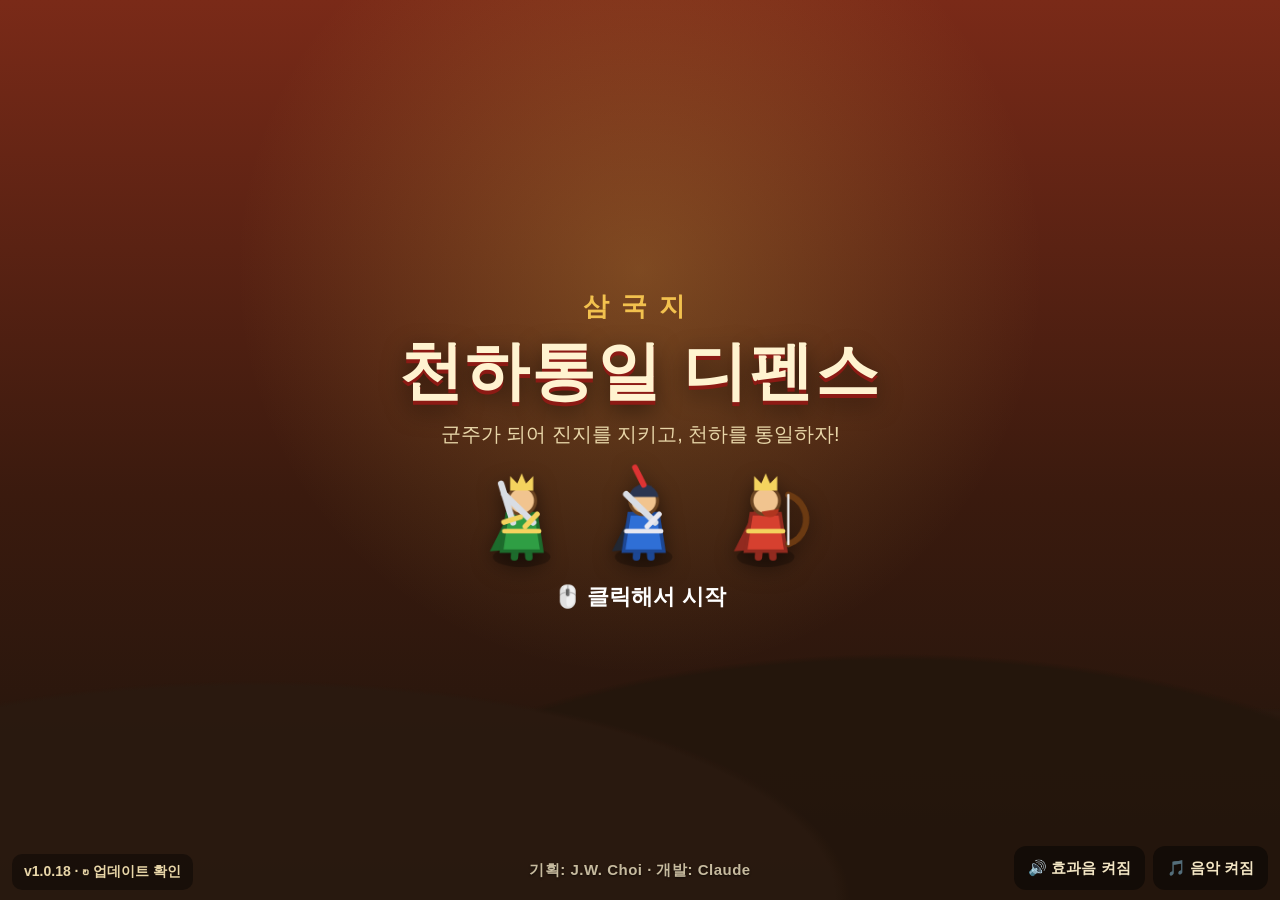
<file: index.html>
<!doctype html>
<html lang="ko">
<head>
  <meta charset="utf-8">
  <meta name="viewport" content="width=device-width, initial-scale=1, maximum-scale=1, user-scalable=no, viewport-fit=cover">
  <title>천하통일 디펜스</title>
  <meta name="apple-mobile-web-app-capable" content="yes">
  <meta name="mobile-web-app-capable" content="yes">
  <meta name="apple-mobile-web-app-status-bar-style" content="black-translucent">
  <meta name="apple-mobile-web-app-title" content="천하통일">
  <meta name="theme-color" content="#1d140c">
  <meta name="color-scheme" content="dark">
  <link rel="apple-touch-icon" href="icons/icon-180.png">
  <link rel="icon" type="image/png" href="icons/icon-192.png">
  <link rel="manifest" href="manifest.webmanifest">
  <link rel="stylesheet" href="css/style.css">
</head>
<body>
  <canvas id="game"></canvas>
  <div id="hud" class="hidden"></div>
  <div id="ui"></div>
  <div id="overlay"></div>
  <div id="rotate-hint"><div>📱↻</div><p>기기를 <b>가로로</b> 돌려 주세요</p><small>화면 회전 잠금이 켜져 있으면 제어 센터에서 꺼 주세요</small></div>
  <script type="module" src="js/main.js"></script>
</body>
</html>
</file>
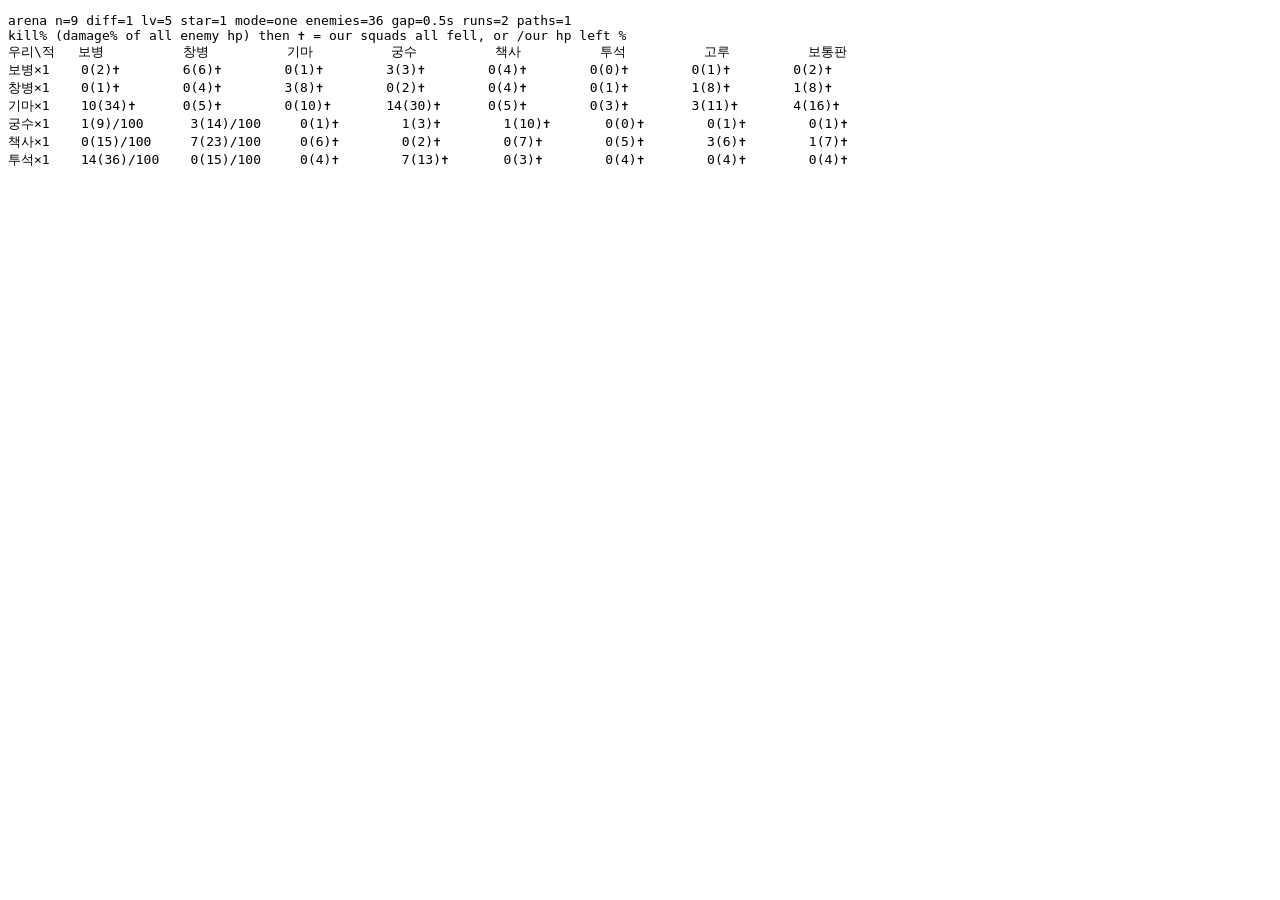
<file: tools/arena.html>
<!doctype html>
<html>
<head>
<meta charset="utf-8">
<title>arena</title>
</head>
<body>
<pre id="out">running...</pre>
<script type="module">
// Troop-against-troop check on an empty field: our squads of one type, on plain cells beside
// one road (no hills, formations, generals, orders, gear or talents), against a stream of
// enemy soldiers of one type. Reports how many of them the squads kill before the gate.
//   ?n=9 (stage: enemy strength and our troop level)  &diff=1  &count=36 (enemies)  &gap=0.5 (s)
//   &mode=one (one squad) | cost (as many squads as &budget=360 군량 buys) | lead (as many as &lead=12
//   통솔력 takes)  &runs=2  &lv= (troop level)
//   &star=1  &types=infantry,spear,... (our types)  &json=1
//   &old=1 (the melee types as they were before their traits, to compare)
//   &hold=1: an unbreakable wall holds the enemies in a crowd down the road and they are &tough=40
//   times tougher, so nobody dies of them; the table shows damage per second per 통솔력 over &secs=60
//   (our squads can still fall to enemy archers and catapults). Compares raw strength per 통솔력.
//   columns: each enemy type alone, then 고루 = all six types mixed evenly, 보통판 = the mix of a typical stage
//   &role=1: each type gets the same helpers for its job (melee: &msup=archer:2,catapult:1 behind
//   it, ranged: &rsup=infantry:3 in front), and two rows show the helpers alone
import { STORIES } from '../js/stories.js';
import { TROOPS, TROOP_KEYS } from '../js/data.js';
import { nearestOnPath, stageLayout, pathAt } from '../js/maps.js';
import { battleSetup } from '../js/army.js';
import { Sim } from '../js/sim.js';
import { expectedSave } from '../js/bot.js';
import { rng } from '../js/waves.js';

const P = new URLSearchParams(location.search);
const n = +(P.get('n') || 9);
// &set=cavalry.atk:25,spear.trait.pierce:2 tries other numbers for our troops (null removes a trait)
for (const kv of (P.get('set') || '').split(',').filter(Boolean)) {
  const [path, v] = kv.split(':');
  const keys = path.split('.');
  let o = TROOPS;
  for (const k of keys.slice(0, -1)) o = o[k];
  o[keys[keys.length - 1]] = v === 'null' ? undefined : +v;
}
if (P.get('old') === '1') {
  Object.assign(TROOPS.infantry, { hp: 400, atk: 15, cd: 1.0, range: 85, block: 3, speed: 75, reach: 34, trait: undefined });
  Object.assign(TROOPS.spear, { hp: 320, atk: 19, cd: 1.0, range: 90, block: 2, speed: 75, reach: 40, trait: undefined });
  Object.assign(TROOPS.cavalry, { hp: 360, atk: 28, cd: 1.1, range: 140, block: 2, speed: 130, reach: 38, trait: undefined });
}
const diff = +(P.get('diff') ?? 1);
const count = +(P.get('count') || 36);
const gap = +(P.get('gap') || 0.5);
const mode = P.get('mode') || 'one';
const budget = +(P.get('budget') || 360);
const leadBudget = +(P.get('lead') || 12);
const hold = P.get('hold') === '1';
const tough = +(P.get('tough') || 40);
const secs = +(P.get('secs') || 60);
const runs = +(P.get('runs') || 2);
const star = +(P.get('star') || 1);
const ours = (P.get('types') || TROOP_KEYS.join(',')).split(',');
const role = P.get('role') === '1';
const parseSup = s => s.split(',').filter(Boolean).map(x => { const [t, c] = x.split(':'); return [t, +c || 1]; });
const msup = parseSup(P.get('msup') || 'archer:2,catapult:1');
const rsup = parseSup(P.get('rsup') || 'infantry:3');
if (role) ours.push('sup:m', 'sup:r');
const lord = 'liubei';
const stage = STORIES[lord].stages[n - 1];
const base = expectedSave(lord, n, diff, { talents: 'none' });
const lv = +(P.get('lv') || Math.round(Object.values(base.troops).reduce((a, b) => a + b, 0) / TROOP_KEYS.length));

// plain cells beside road 0: melee where the road is about halfway to the gate (then they stand
// on it, 📍 배치), ranged where the range sees the most of road 0. With &hold=1 everyone stands by the
// held crowd instead (melee as close as they can, ranged at 60% of their range).
const HOLD_AT = 0.62;
function place(sim, type) {
  const p = sim.paths[0];
  const range = sim.setup.troops[type].range;
  const melee = TROOPS[type].melee;
  const hp = pathAt(p, p.len * HOLD_AT);
  const score = (at, near) => {
    if (hold) {
      const d = Math.hypot(at.x - hp.x, at.y - hp.y);
      return melee ? -d : -Math.abs(d - range * 0.6);
    }
    return melee ? -Math.abs(near.d / p.len - 0.55) - near.dist / 400 : coverage(p, at, range) - Math.abs(near.d / p.len - 0.55) * 4;
  };
  let best = null, bs = -Infinity;
  for (const c of sim.field.list) {
    if (c.kind !== 'plain' || sim.occ.has(c.c * 100 + c.r)) continue;
    if (type === 'catapult') continue; // 2×2: tried below with spotFor
    const near = nearestOnPath(p, c.x, c.y);
    if (melee && near.dist > range * 0.75) continue;
    const sc = score(c, near);
    if (sc > bs) { bs = sc; best = c; }
  }
  if (type === 'catapult') {
    for (const c of sim.field.list) {
      const spot = sim.spotFor('catapult', c.x + 24, c.y + 24);
      if (!spot.ok || spot.ground !== 'plain') continue;
      const sc = score(spot, nearestOnPath(p, spot.x, spot.y));
      if (sc > bs) { bs = sc; best = { x: spot.x, y: spot.y }; }
    }
  }
  return best;
}
function coverage(p, at, range) {
  let k = 0;
  for (let i = 1; i < p.pts.length; i++) {
    const a = p.pts[i - 1], b = p.pts[i];
    const len = Math.hypot(b.x - a.x, b.y - a.y);
    for (let t = 0; t < len; t += 16) {
      const x = a.x + (b.x - a.x) * t / len, y = a.y + (b.y - a.y) * t / len;
      if (Math.hypot(x - at.x, y - at.y) < range) k++;
    }
  }
  return k;
}

function fight(type, foe, seed) {
  const s = JSON.parse(JSON.stringify(base));
  s.equipped = { weapon: null, armor: null, treasure: null };
  for (const t of TROOP_KEYS) s.troops[t] = lv;
  s.picks = [];
  const setup = battleSetup(s, n - 1, stage, { seed });
  setup.waves = [];
  const sim = new Sim(setup);
  sim.start();
  sim.gate = 1e6;
  sim.food = 1e6;
  const helper = type.startsWith('sup:');
  const melee = helper ? type === 'sup:m' : TROOPS[type].melee;
  const put = (t, k) => {
    sim.roster[t] = (sim.roster[t] || 0) + k;
    for (let i = 0; i < k; i++) {
      const at = place(sim, t);
      const r = at && sim.deploy(t, at.x, at.y);
      if (r?.ok) for (let st = 1; st < star; st++) { r.squad.star++; sim.applyStar(r.squad); r.squad.hp = r.squad.maxHp; }
      // melee stand on the road (📍 배치, as the bot does; &rally=0 leaves them on their cells)
      if (r?.ok && TROOPS[t].melee && P.get('rally') !== '0') {
        const to = hold ? pathAt(sim.paths[0], sim.paths[0].len * HOLD_AT) : nearestOnPath(sim.paths[0], r.squad.px, r.squad.py);
        sim.setRally(r.squad.id, to.x, to.y);
      }
    }
  };
  const sup = role || helper ? (melee ? msup : rsup) : [];
  if (!melee) for (const [t, c] of sup) put(t, c); // the wall goes up first
  if (!helper) put(type, mode === 'cost' ? Math.max(1, Math.floor(budget / TROOPS[type].cost)) : mode === 'lead' ? Math.max(1, Math.floor(leadBudget / TROOPS[type].lead)) : 1);
  if (melee) for (const [t, c] of sup) put(t, c);
  const mine = sim.squads.filter(q => helper || q.type === type);
  const placed = helper ? 0 : mine.length;
  const r = rng(seed);
  const mix = foe === 'avg' ? AVG_MIX : TROOP_KEYS.map(t => [t, 1]);
  const tot = mix.reduce((a, [, w]) => a + w, 0);
  const pick = () => { let x = r() * tot; for (const [t, w] of mix) { x -= w; if (x <= 0) return t; } return mix[0][0]; };
  sim.spawnQueue = Array.from({ length: count }, (_, i) => ({ t: i * gap, type: foe === 'mix' || foe === 'avg' ? pick() : foe, path: 0 }));
  sim.waveT = 0;
  const hp0 = mine.reduce((a, q) => a + q.maxHp, 0);
  // damage dealt, as a share of all the enemy hp that came
  let dealt = 0, total = 0;
  const hit = sim.hitFoe.bind(sim), spawn = sim.spawnFoe.bind(sim);
  sim.hitFoe = (f, dmg, att, src) => { const before = Math.max(0, f.hp); const v = hit(f, dmg, att, src); dealt += Math.min(before, v || 0); return v; };
  sim.spawnFoe = (...a) => { const f = spawn(...a); if (hold) { f.hp *= tough; f.maxHp *= tough; } total += f.maxHp; return f; };
  if (hold) {
    const p = sim.paths[0], at = pathAt(p, p.len * HOLD_AT);
    sim.walls.push({ kind: 'wall', id: sim.nextId++, type: null, x: at.x, y: at.y, ang: at.ang, hp: 1e12, maxHp: 1e12, t: 1e9, block: 99, blocking: [], lastHit: -99 });
  }
  const leadUsed = mine.reduce((a, q) => a + TROOPS[q.type].lead, 0);
  for (let i = 0; i < 30 * (hold ? secs : 400) && sim.state === 'play'; i++) sim.update(1 / 30);
  return {
    kill: sim.stats.kills / count,
    dps: dealt / Math.max(1, leadUsed) / secs,
    dmg: dealt / Math.max(1, total),
    leak: sim.stats.leaked,
    lost: sim.stats.lost,
    left: mine.reduce((a, q) => a + Math.max(0, q.hp), 0) / hp0,
    placed,
    time: Math.round(sim.time),
  };
}

// the enemy mix of a typical stage: every stage of every story, each counted once
const AVG_MIX = TROOP_KEYS.map(t => [t, Object.values(STORIES).reduce((a, S) => a + S.stages.reduce((b, st) => { const m = st.mix || {}; const tot = Object.values(m).reduce((x, y) => x + y, 0) || 1; return b + (m[t] || 0) / tot; }, 0), 0)]);
const foes = [...TROOP_KEYS, 'mix', 'avg'];
const rows = [];
for (const t of ours) {
  const row = { type: t, cells: {} };
  for (const f of foes) {
    let kill = 0, dmg = 0, dps = 0, lost = 0, left = 0, placed = 0;
    for (let i = 0; i < runs; i++) {
      const x = fight(t, f, `arena${i}`);
      kill += x.kill; dmg += x.dmg; dps += x.dps; lost += x.lost; left += x.left; placed = x.placed;
    }
    row.cells[f] = { kill: kill / runs, dmg: dmg / runs, dps: dps / runs, lost: lost / runs, left: left / runs };
    row.placed = placed;
  }
  rows.push(row);
}

const name = t => ({ mix: '고루', avg: '보통판', 'sup:m': '근접지원만', 'sup:r': '원거리벽만' }[t] || TROOPS[t].short);
const pad = (s, w) => { s = String(s); let len = 0; for (const ch of s) len += ch.charCodeAt(0) > 255 ? 2 : 1; return s + ' '.repeat(Math.max(0, w - len)); };
let txt = `arena n=${n} diff=${diff} lv=${lv} star=${star} mode=${mode}${mode === 'cost' ? ` budget=${budget}` : mode === 'lead' ? ` lead=${leadBudget}` : ''} enemies=${count} gap=${gap}s runs=${runs} paths=${stageLayout(n).paths.length}${role ? ` role: melee+${P.get('msup') || 'archer:2,catapult:1'}, ranged+${P.get('rsup') || 'infantry:3'}` : ''}\n`;
txt += hold ? `damage per second per 통솔력 against a held crowd (${secs}s), then ✝ = our squads all fell, or /our hp left %\n`
  : 'kill% (damage% of all enemy hp) then ✝ = our squads all fell, or /our hp left %\n';
txt += pad('우리\\적', 10) + foes.map(f => pad(name(f), 14)).join('') + '\n';
for (const r of rows) {
  txt += pad(r.placed ? `${name(r.type)}×${r.placed}` : name(r.type), 10) + foes.map(f => {
    const c = r.cells[f];
    const end = c.left <= 0.001 ? '✝' : `/${Math.round(c.left * 100)}`;
    return pad(hold ? `${c.dps.toFixed(1)}${end}` : `${Math.round(c.kill * 100)}(${Math.round(c.dmg * 100)})${end}`, 14);
  }).join('') + '\n';
}
document.getElementById('out').textContent = P.get('json') === '1' ? JSON.stringify(rows) : txt;
</script>
</body>
</html>
</file>
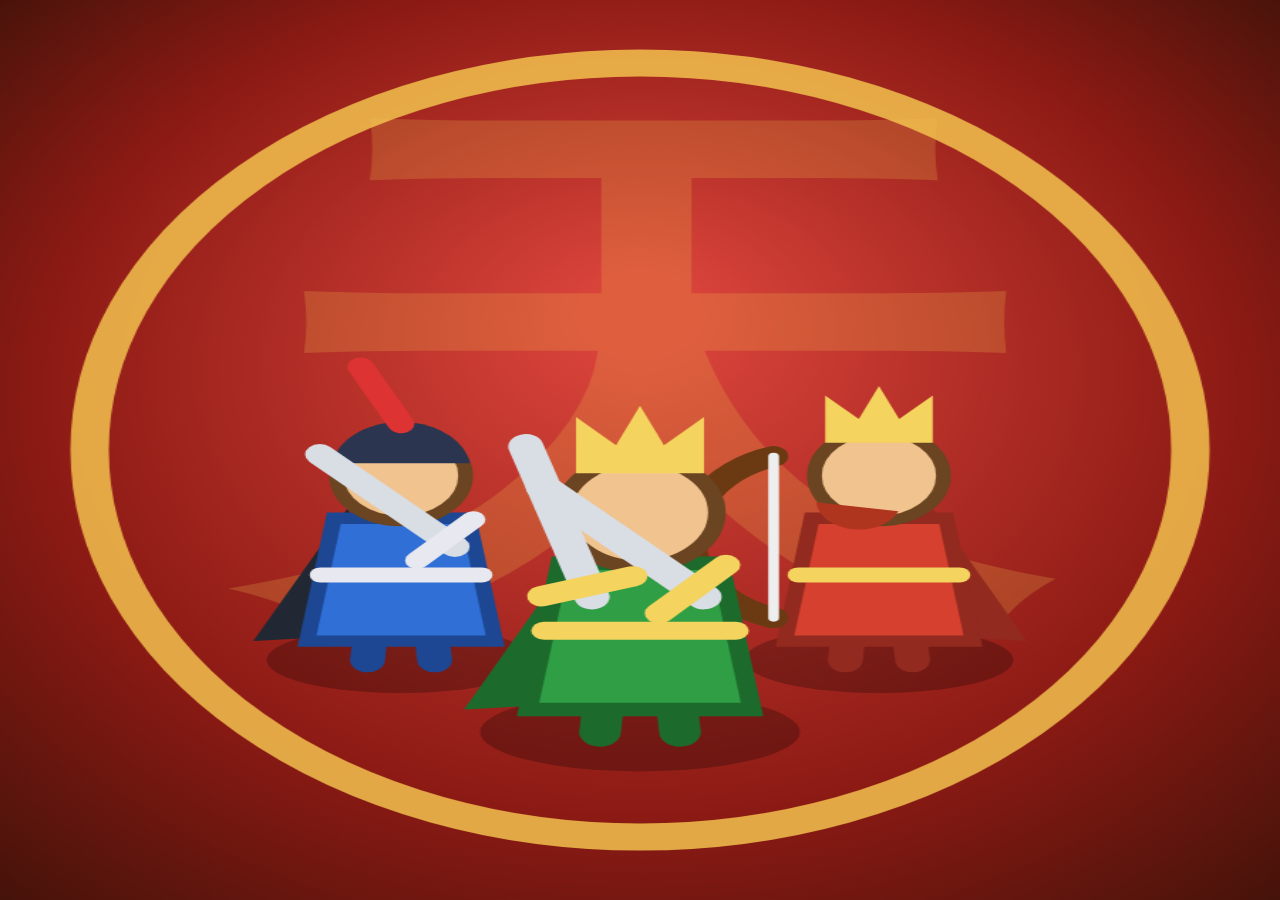
<file: tools/icon.html>
<!doctype html>
<html>
<head>
<meta charset="utf-8">
<title>icon</title>
<style>html,body{margin:0;background:#000;overflow:hidden}canvas{display:block;width:100vw;height:100vh}</style>
</head>
<body>
<canvas id="c"></canvas>
<script type="module">
// App icon renderer: screenshot this page at 512x512 / 192x192 / 180x180.
import { drawLord } from '../js/sprites.js';

const c = document.getElementById('c');
const n = Math.min(innerWidth, innerHeight);
c.width = c.height = n;
const ctx = c.getContext('2d');
const g = ctx.createRadialGradient(n * 0.5, n * 0.35, n * 0.05, n * 0.5, n * 0.5, n * 0.75);
g.addColorStop(0, '#d8433a');
g.addColorStop(0.6, '#8c1a14');
g.addColorStop(1, '#3a1208');
ctx.fillStyle = g;
ctx.fillRect(0, 0, n, n);
// gold ring
ctx.strokeStyle = 'rgba(242,193,78,0.85)';
ctx.lineWidth = n * 0.03;
ctx.beginPath();
ctx.arc(n / 2, n / 2, n * 0.43, 0, Math.PI * 2);
ctx.stroke();
// big character behind
ctx.fillStyle = 'rgba(242,193,78,0.22)';
ctx.font = `900 ${n * 0.62}px "Malgun Gothic", sans-serif`;
ctx.textAlign = 'center';
ctx.textBaseline = 'middle';
ctx.fillText('天', n / 2, n * 0.47);
// three lords
const s = n / 150;
ctx.save();
ctx.scale(s, s);
drawLord(ctx, 'sunquan', 103, 110, { noBanner: true, scale: 1.05, face: -1 });
drawLord(ctx, 'caocao', 47, 110, { noBanner: true, scale: 1.05 });
drawLord(ctx, 'liubei', 75, 122, { noBanner: true, scale: 1.25 });
ctx.restore();
document.title = 'ready';
</script>
</body>
</html>
</file>
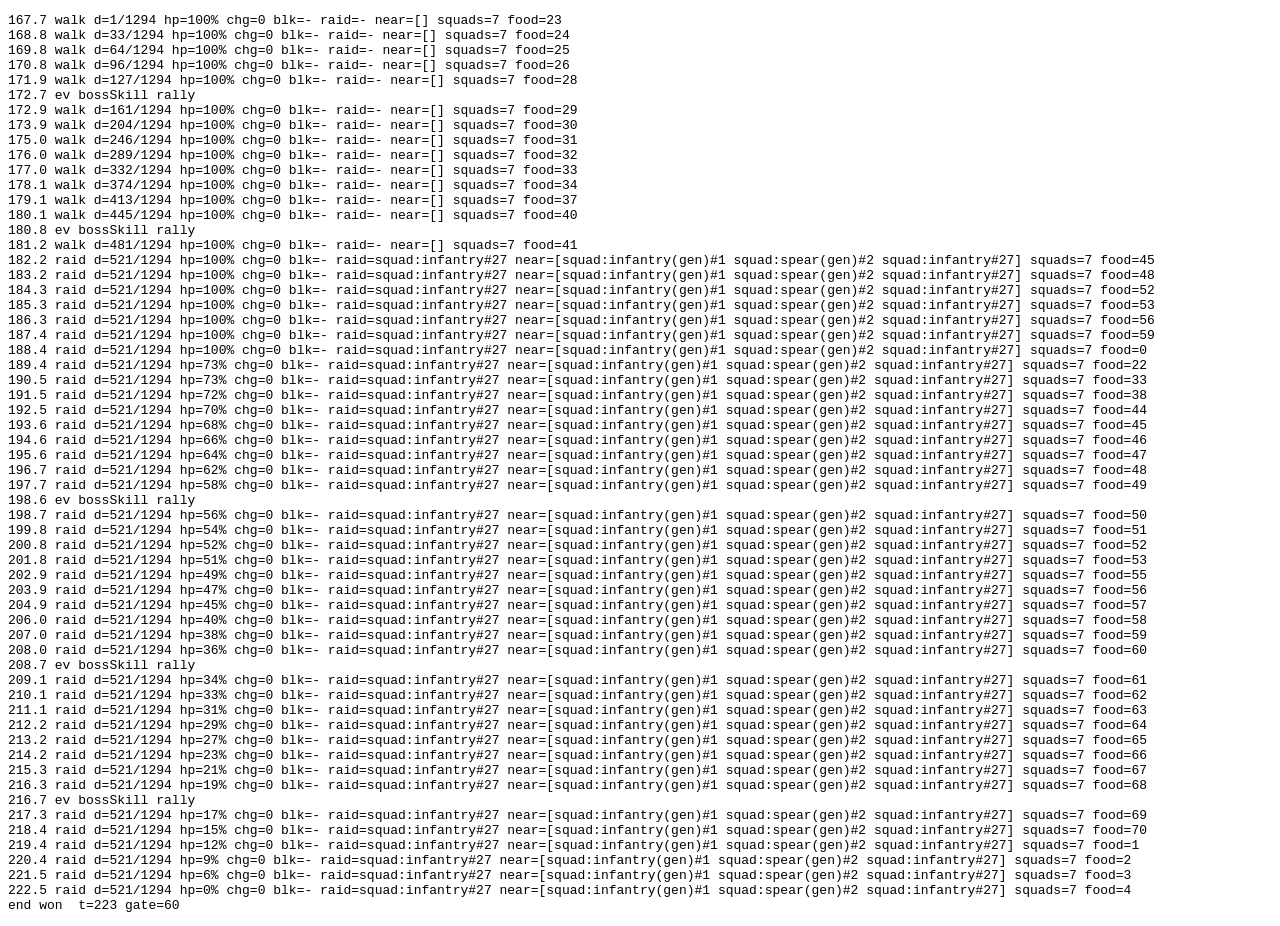
<file: tools/trace.html>
<!doctype html>
<html>
<head>
<meta charset="utf-8">
<title>trace</title>
</head>
<body>
<pre id="out">running...</pre>
<script type="module">
// Follows the enemy general through one bot battle, once a second from its arrival.
//   ?lord=liubei&n=4&diff=1&seed=bal0&items=0
import { STORIES } from '../js/stories.js';
import { buildWaves } from '../js/waves.js';
import { stageLayout } from '../js/maps.js';
import { battleSetup } from '../js/army.js';
import { Sim } from '../js/sim.js';
import { Bot, expectedSave, recommendRoster, recommendGenerals } from '../js/bot.js';

const P = new URLSearchParams(location.search);
const lord = P.get('lord') || 'liubei', n = +(P.get('n') || 1), diff = +(P.get('diff') ?? 1);
const stage = STORIES[lord].stages[n - 1];
const s = expectedSave(lord, n, diff);
const ws = buildWaves(stage, n, stageLayout(n).paths.length);
s.roster = recommendRoster(s, ws);
s.picks = recommendGenerals(s, ws);
const sim = new Sim(battleSetup(s, n - 1, stage, { seed: P.get('seed') || 'bal0' }));
const bot = new Bot(sim, { useItems: P.get('items') !== '0' });
const lines = [];
const who = a => !a ? '-' : a.kind === 'lord' ? 'lord' : `${a.kind}:${a.type || ''}${a.gen ? '(gen)' : ''}#${a.id}`;
let next = 0;
for (let i = 0; i < 30 * 60 * 20 && sim.state !== 'won' && sim.state !== 'lost'; i++) {
  bot.update(1 / 30);
  sim.update(1 / 30);
  for (const e of sim.events) if (e.k === 'bossSkill' || e.k === 'slam' || e.k === 'bossLeak' || e.k === 'lordDown' || e.k === 'generalDown') lines.push(`${sim.time.toFixed(1)} ev ${e.k} ${e.skill || ''}`);
  sim.events.length = 0;
  const b = sim.boss();
  if (b && sim.time >= next) {
    next = sim.time + 1;
    const len = sim.paths[b.path].len;
    const near = sim.allies().filter(a => Math.hypot(a.x - b.x, a.y - b.y) < 150).map(who).join(' ');
    lines.push(`${sim.time.toFixed(1)} ${b.state} d=${Math.round(b.d)}/${Math.round(len)} hp=${Math.round(100 * b.hp / b.maxHp)}% chg=${b.chargeT > 0 ? 1 : 0} blk=${who(b.blocker)} raid=${who(b.raid)} near=[${near}] squads=${sim.squads.length} food=${Math.round(sim.food)}`);
  }
}
lines.push(`end ${sim.state} ${sim.lostReason || ''} t=${Math.round(sim.time)} gate=${sim.gate}`);
document.getElementById('out').textContent = lines.join('\n');
document.title = 'done';
</script>
</body>
</html>
</file>
<file: css/style.css>
:root {
  --bg: #1d140c;
  --bg2: #2c1d10;
  --paper: #f3e6c4;
  --paper2: #e8d6a8;
  --ink: #3a2412;
  --ink2: #6b4a2a;
  --red: #b3261e;
  --red2: #8c1a14;
  --gold: #f2c14e;
  --gold2: #c9962a;
  --good: #2f9e44;
  --bad: #c0392b;
  --muted: #8a7458;
  --font: -apple-system, BlinkMacSystemFont, "Apple SD Gothic Neo", "Malgun Gothic", "Noto Sans KR", sans-serif;
  /* page scale and size: 1 and the window on an iPad, set by fitUi() (device.js) on a phone */
  --ui-s: 1;
  --W: 100vw;
  --H: 100vh;
  --safe-t: max(10px, calc(env(safe-area-inset-top) / var(--ui-s)));
  --safe-b: max(10px, calc(env(safe-area-inset-bottom) / var(--ui-s)));
  --safe-l: max(12px, calc(env(safe-area-inset-left) / var(--ui-s)));
  --safe-r: max(12px, calc(env(safe-area-inset-right) / var(--ui-s)));
}

* { box-sizing: border-box; -webkit-tap-highlight-color: transparent; }

html, body {
  margin: 0;
  height: 100%;
  background: var(--bg);
  color: var(--ink);
  font-family: var(--font);
  overflow: hidden;
  overscroll-behavior: none;
  touch-action: manipulation;
  -webkit-user-select: none;
  user-select: none;
  -webkit-touch-callout: none;
  -webkit-text-size-adjust: 100%;
}

.hidden { display: none !important; }
button { font-family: inherit; color: inherit; cursor: pointer; touch-action: manipulation; }

#game { position: fixed; inset: 0; width: 100%; height: 100%; display: block; touch-action: none; }
#ui, #overlay, #hud { position: fixed; inset: 0; pointer-events: none; }
#ui > *, #overlay > * { pointer-events: auto; }
/* a phone: the screens and the battle HUD are laid out on a taller page and shrunk to fit */
html.scaled #ui, html.scaled #overlay, html.scaled #hud {
  right: auto; bottom: auto; width: var(--W); height: var(--H);
  transform: scale(var(--ui-s)); transform-origin: 0 0;
}
/* the shrunk page is as wide as an iPad's, so it keeps the iPad's columns */
html.scaled .troop-cards, html.scaled .ct-grid, html.scaled .gcards.wide { grid-template-columns: repeat(3, 1fr); }

h2 { margin: 0 0 12px; font-size: 24px; font-weight: 900; }
small { font-weight: 500; }
.muted { color: var(--muted); }
.grade { font-weight: 900; }
.up { color: #e07b00; font-weight: 900; }
.badge { display: inline-block; background: var(--red); color: #fff; font-style: normal; font-weight: 900; font-size: 12px; padding: 1px 7px; border-radius: 10px; margin-left: 4px; }
.ticon { width: 44px; height: 44px; object-fit: contain; vertical-align: middle; }

/* ---- generic screen pieces ------------------------------------------------------- */

.screen {
  position: absolute;
  inset: 0;
  padding: var(--safe-t) var(--safe-r) var(--safe-b) var(--safe-l);
  background:
    radial-gradient(ellipse at 50% 0%, rgba(179, 38, 30, 0.35), transparent 60%),
    linear-gradient(180deg, #3a2414 0%, #1d140c 100%);
  color: var(--paper);
  overflow-y: auto;
  -webkit-overflow-scrolling: touch;
}

.panel {
  background: linear-gradient(180deg, var(--paper) 0%, var(--paper2) 100%);
  color: var(--ink);
  border: 3px solid #8c6a3a;
  border-radius: 16px;
  box-shadow: 0 8px 26px rgba(0,0,0,0.45), inset 0 0 0 2px rgba(255,255,255,0.35);
  padding: 18px;
}

.btn {
  border: none;
  border-radius: 12px;
  padding: 12px 20px;
  min-height: 50px;
  font-size: 18px;
  font-weight: 800;
  background: linear-gradient(180deg, #f6ead0, #dcc79a);
  color: var(--ink);
  box-shadow: 0 3px 0 #9c7c48, 0 4px 10px rgba(0,0,0,0.25);
}
.btn:active { transform: translateY(2px); box-shadow: 0 1px 0 #9c7c48; }
.btn.primary { background: linear-gradient(180deg, #d8433a, #a3221b); color: #fff7e0; box-shadow: 0 3px 0 #6b120d, 0 4px 12px rgba(0,0,0,0.3); }
.btn.danger { background: linear-gradient(180deg, #6b4a2a, #4a3018); color: #fff; box-shadow: 0 3px 0 #2a1a0a; }
.btn.big { font-size: 22px; padding: 14px 28px; min-height: 60px; }
.btn:disabled { opacity: 0.45; }
.mini { border: none; border-radius: 9px; padding: 5px 10px; font-size: 14px; font-weight: 800; background: var(--gold); color: var(--ink); margin-left: 6px; box-shadow: 0 2px 0 var(--gold2); }

.back-btn {
  position: absolute;
  top: var(--safe-t);
  left: var(--safe-l);
  z-index: 5;
  border: none;
  border-radius: 12px;
  padding: 10px 16px;
  min-height: 46px;
  font-size: 17px;
  font-weight: 800;
  background: rgba(0,0,0,0.45);
  color: var(--paper);
}
.center-title { text-align: center; margin: 6px 80px 14px; color: var(--gold); text-shadow: 0 2px 0 rgba(0,0,0,0.5); }
.center-title small { display: block; font-size: 14px; color: var(--paper2); font-weight: 600; margin-top: 4px; }
.row-btns { display: flex; gap: 10px; flex-wrap: wrap; justify-content: center; margin-top: 14px; }

.shake { animation: shake 0.35s; }
@keyframes shake { 20%, 60% { transform: translateX(-7px); } 40%, 80% { transform: translateX(7px); } }

.stoast {
  position: fixed;
  left: 50%;
  bottom: calc(var(--safe-b) + 20px);
  transform: translateX(-50%);
  background: rgba(20, 12, 6, 0.92);
  color: #fff;
  padding: 12px 22px;
  border-radius: 14px;
  font-weight: 800;
  font-size: 17px;
  opacity: 0;
  pointer-events: none;
  z-index: 50;
  border: 2px solid var(--gold2);
}
.stoast.bad { border-color: var(--bad); }
.stoast.show { animation: toast 1.8s forwards; }
@keyframes toast { 0% { opacity: 0; transform: translate(-50%, 10px); } 10%, 80% { opacity: 1; transform: translate(-50%, 0); } 100% { opacity: 0; } }

.confirm { position: fixed; inset: 0; background: rgba(0,0,0,0.55); display: flex; align-items: center; justify-content: center; z-index: 40; }
.confirm-panel { max-width: 460px; text-align: center; }
.confirm-panel p { font-size: 17px; line-height: 1.5; }

.sound-toggles { position: absolute; right: var(--safe-r); bottom: var(--safe-b); display: flex; gap: 8px; z-index: 5; }
.tog { border: none; border-radius: 12px; padding: 9px 14px; min-height: 44px; font-size: 15px; font-weight: 800; background: rgba(0,0,0,0.45); color: var(--paper); }
.tog.off { opacity: 0.55; }
.pause-panel .sound-toggles { position: static; justify-content: center; margin-top: 8px; }
.pause-panel .tog { background: rgba(0,0,0,0.12); color: var(--ink); }

/* ---- title ----------------------------------------------------------------------- */

.title-screen {
  display: flex;
  align-items: center;
  justify-content: center;
  text-align: center;
  background:
    radial-gradient(circle at 50% 30%, rgba(242, 193, 78, 0.25), transparent 45%),
    linear-gradient(180deg, #7a2a18 0%, #3a1a0e 55%, #1d140c 100%);
}
.title-hills {
  position: absolute; left: 0; right: 0; bottom: 0; height: 42%;
  background:
    radial-gradient(ellipse at 20% 100%, #2a1a10 0 40%, transparent 41%),
    radial-gradient(ellipse at 70% 100%, #24160c 0 45%, transparent 46%),
    radial-gradient(ellipse at 100% 100%, #2a1a10 0 35%, transparent 36%);
  opacity: 0.9;
}
.title-box { position: relative; z-index: 1; }
.logo-sub { font-size: 26px; font-weight: 900; color: var(--gold); letter-spacing: 12px; }
.logo { margin: 4px 0 6px; font-size: 64px; font-weight: 900; color: #fff3d0; letter-spacing: 2px; text-shadow: 0 4px 0 var(--red2), 0 8px 24px rgba(0,0,0,0.6); }
.sub { font-size: 20px; color: var(--paper2); margin: 0 0 10px; }
.title-lords img { width: 110px; height: 110px; margin: 0 6px; filter: drop-shadow(0 6px 10px rgba(0,0,0,0.5)); }
.press { margin-top: 10px; font-size: 22px; font-weight: 800; color: #fff; animation: blink 1.6s infinite; }
@keyframes blink { 50% { opacity: 0.45; } }
.install { font-size: 15px; color: var(--paper2); }
.version { position: absolute; left: var(--safe-l); bottom: var(--safe-b); border: none; background: rgba(0,0,0,0.4); color: var(--paper2); border-radius: 10px; padding: 9px 12px; font-size: 14px; font-weight: 700; z-index: 5; }

/* ---- save slots ------------------------------------------------------------------ */

.slots { display: flex; align-items: center; justify-content: center; }
.slots-panel { width: min(920px, 100%); text-align: center; }
.slot-row { display: flex; gap: 16px; justify-content: center; }
.slot {
  flex: 1;
  max-width: 270px;
  min-height: 300px;
  background: #fffaf0;
  border: 3px solid #b89a64;
  border-radius: 14px;
  padding: 12px;
  position: relative;
  display: flex; flex-direction: column; align-items: center; gap: 4px;
  box-shadow: 0 3px 0 #9c7c48;
}
.slot:active { transform: translateY(2px); }
.slot.empty { justify-content: center; border-style: dashed; background: rgba(255,250,240,0.6); }
.slot-no { font-weight: 900; color: var(--ink2); }
.slot-new { font-size: 48px; }
.slot-face { width: 120px; height: 120px; }
.slot-title { font-size: 22px; font-weight: 900; }
.slot-sub { font-size: 16px; color: var(--ink2); }
.slot-time { font-size: 13px; color: var(--muted); }
.slot-diff { font-weight: 800; font-size: 14px; padding: 2px 10px; border-radius: 10px; background: #eee0bd; }
.slot-del { margin-top: auto; border: none; background: #e9dcc0; border-radius: 10px; padding: 8px 12px; font-weight: 700; color: var(--ink2); }

/* ---- lord select ----------------------------------------------------------------- */

.lord-select { display: flex; flex-direction: column; align-items: center; }
.lord-row { display: flex; gap: 14px; justify-content: center; width: 100%; max-width: 1100px; }
.lord-card {
  flex: 1;
  background: linear-gradient(180deg, var(--paper), var(--paper2));
  color: var(--ink);
  border-radius: 16px;
  border: 4px solid #8c6a3a;
  padding: 12px;
  text-align: center;
  box-shadow: 0 4px 0 #6b4a2a;
  transition: transform 0.15s;
}
.lord-card.sel { border-color: var(--fc); box-shadow: 0 0 0 4px var(--fc), 0 8px 24px rgba(0,0,0,0.5); transform: translateY(-4px); }
.lord-face { width: 130px; height: 130px; }
.lord-name { font-size: 26px; font-weight: 900; }
.lord-name small { font-size: 15px; color: #fff; background: var(--fc); border-radius: 8px; padding: 1px 8px; vertical-align: middle; }
.lord-title { font-weight: 800; color: var(--ink2); margin-bottom: 6px; }
.lord-trait { font-size: 15px; font-weight: 700; background: rgba(255,255,255,0.55); border-radius: 10px; padding: 6px 8px; }
.lord-style { font-size: 14px; color: var(--ink2); margin: 6px 0; }
.lord-skills { display: flex; flex-direction: column; gap: 3px; font-size: 14px; font-weight: 700; }
.diff-row { display: flex; gap: 10px; align-items: stretch; margin: 14px 0 10px; flex-wrap: wrap; justify-content: center; }
.diff-label { align-self: center; font-weight: 900; color: var(--gold); font-size: 18px; }
.diff-btn {
  border: 3px solid transparent; border-radius: 12px; padding: 8px 14px; min-width: 150px; max-width: 210px;
  background: rgba(255,255,255,0.1); color: var(--paper); text-align: left;
}
.diff-btn b { display: block; font-size: 18px; }
.diff-btn small { font-size: 12px; opacity: 0.85; }
.diff-btn.on { border-color: var(--gold); background: rgba(242,193,78,0.22); }
.diff-btn.hell.on { border-color: #ff5470; background: rgba(255,84,112,0.2); }
.start-lord { min-width: 320px; }

/* ---- story ---------------------------------------------------------------------- */

.story { display: flex; align-items: center; justify-content: center; }
.scroll {
  width: min(760px, 94%);
  background: linear-gradient(180deg, var(--paper), var(--paper2));
  color: var(--ink);
  border-radius: 8px;
  padding: 26px 34px;
  border-left: 18px solid #6b3a1a;
  border-right: 18px solid #6b3a1a;
  box-shadow: 0 10px 30px rgba(0,0,0,0.6);
  text-align: center;
}
.story-face { width: 120px; height: 120px; }
.story-sub { color: var(--ink2); font-weight: 700; margin: -6px 0 10px; }
.story-lines p { font-size: 21px; line-height: 1.55; margin: 8px 0; opacity: 0; transform: translateY(6px); transition: opacity 0.5s, transform 0.5s; }
.story-lines p.on { opacity: 1; transform: none; }
.story-next { margin-top: 12px; }

/* ---- base -------------------------------------------------------------------------- */

.hdr {
  display: flex; align-items: center; gap: 10px;
  background: rgba(0,0,0,0.35);
  border-radius: 14px;
  padding: 6px 12px 6px 6px;
  margin-left: 0;
  flex-wrap: wrap;
}
.back-btn + .hdr, .hdr { position: relative; }
.barracks .hdr, .lord-screen .hdr, .equip .hdr, .generals .hdr { margin-left: 110px; }
.hdr-face { width: 52px; height: 52px; background: rgba(255,255,255,0.12); border-radius: 12px; }
.hdr-name { font-size: 20px; font-weight: 900; color: #fff3d0; }
.hdr-name small { color: var(--paper2); font-size: 13px; }
.hdr-lv { font-weight: 900; color: var(--gold); min-width: 110px; }
.xp { height: 7px; background: rgba(255,255,255,0.2); border-radius: 4px; overflow: hidden; margin-top: 3px; }
.xp i { display: block; height: 100%; background: var(--gold); }
.hdr-pill { background: rgba(255,255,255,0.12); color: #fff3d0; border-radius: 10px; padding: 6px 12px; font-weight: 800; font-size: 16px; }
.hdr-pill.diff.hard { background: rgba(255,120,40,0.3); }
.hdr-pill.diff.hell { background: rgba(255,60,90,0.35); }
.hdr-pill.diff.easy { background: rgba(80,200,90,0.3); }

.base-main { display: grid; grid-template-columns: 1.1fr 1fr; gap: 16px; margin-top: 14px; padding-bottom: 60px; }
.go-card {
  border: 4px solid var(--gold2);
  border-radius: 18px;
  background:
    linear-gradient(180deg, rgba(0,0,0,0.1), rgba(0,0,0,0.35)),
    linear-gradient(135deg, #b3261e, #6b120d);
  color: #fff3d0;
  text-align: left;
  padding: 22px;
  display: flex; flex-direction: column; justify-content: center; gap: 8px;
  min-height: 300px;
  box-shadow: 0 5px 0 #4a0c08, 0 10px 26px rgba(0,0,0,0.45);
}
.go-card:active { transform: translateY(3px); }
.go-kicker { font-weight: 800; color: var(--gold); font-size: 17px; }
.go-title { font-size: 40px; font-weight: 900; }
.go-sub { font-size: 17px; opacity: 0.9; }
.go-btn { margin-top: 12px; align-self: flex-start; background: var(--gold); color: var(--ink); font-weight: 900; font-size: 20px; padding: 12px 20px; border-radius: 12px; }
.tiles { display: grid; grid-template-columns: 1fr 1fr; gap: 12px; }
.tile {
  border: none; border-radius: 16px; padding: 12px;
  background: linear-gradient(180deg, var(--paper), var(--paper2));
  color: var(--ink);
  display: flex; flex-direction: column; align-items: center; justify-content: center; gap: 2px;
  min-height: 92px;
  box-shadow: 0 4px 0 #9c7c48;
}
.tile:active { transform: translateY(3px); box-shadow: 0 1px 0 #9c7c48; }
.tile .ti { font-size: 30px; }
.tile b { font-size: 19px; }
.tile small { color: var(--ink2); font-size: 13px; }
.tile.exit { background: linear-gradient(180deg, #d8c8a8, #bba57a); }

/* ---- campaign map ----------------------------------------------------------------- */

.map-screen { padding: 0; overflow: hidden; background: #1d3446; }
.map-canvas { position: absolute; inset: 0; }
.map-top { position: absolute; top: 0; left: 0; right: 0; height: 60px; background: linear-gradient(180deg, rgba(0,0,0,0.6), transparent); z-index: 3; }
.map-title { position: absolute; left: 50%; top: var(--safe-t); transform: translateX(-50%); font-size: 22px; font-weight: 900; color: #fff3d0; text-shadow: 0 2px 4px #000; white-space: nowrap; }
.map-title small { font-size: 14px; color: var(--paper2); margin-left: 6px; }
.markers { position: absolute; inset: 0; z-index: 2; pointer-events: none; }
.mk {
  position: absolute; transform: translate(-50%, -50%);
  border: none; background: none; padding: 0;
  display: flex; flex-direction: column; align-items: center;
  pointer-events: auto;
}
.mk-dot {
  width: 34px; height: 34px; border-radius: 50%;
  display: flex; align-items: center; justify-content: center;
  font-weight: 900; font-size: 16px; color: #fff;
  background: var(--fc); border: 3px solid #fff3d0;
  box-shadow: 0 3px 6px rgba(0,0,0,0.5);
}
.mk.next .mk-dot { background: var(--red); animation: pulse 1.2s infinite; }
.mk.locked { pointer-events: none; }
.mk.locked .mk-dot { width: 14px; height: 14px; background: rgba(90,70,40,0.6); border: 2px solid rgba(255,243,208,0.6); }
.mk.sel .mk-dot { box-shadow: 0 0 0 4px var(--gold), 0 3px 8px rgba(0,0,0,0.6); transform: scale(1.15); }
.mk-name { margin-top: 2px; font-size: 13px; font-weight: 900; color: var(--ink); background: rgba(255,248,225,0.88); border-radius: 6px; padding: 0 5px; white-space: nowrap; }
.mk-name i { color: #d88a00; font-style: normal; }
@keyframes pulse { 0%, 100% { box-shadow: 0 0 0 0 rgba(242,193,78,0.9); } 50% { box-shadow: 0 0 0 10px rgba(242,193,78,0); } }
.map-card {
  position: absolute; right: var(--safe-r); bottom: var(--safe-b); z-index: 4;
  width: min(380px, 44%);
  background: linear-gradient(180deg, var(--paper), var(--paper2));
  color: var(--ink);
  border: 3px solid #8c6a3a; border-radius: 16px; padding: 14px;
  box-shadow: 0 8px 24px rgba(0,0,0,0.5);
}
.mc-head { display: flex; align-items: center; gap: 10px; }
.mc-no { width: 40px; height: 40px; border-radius: 50%; background: var(--red); color: #fff; font-weight: 900; font-size: 20px; display: flex; align-items: center; justify-content: center; flex: none; }
.mc-title { font-size: 22px; font-weight: 900; }
.mc-sub { font-size: 14px; color: var(--ink2); }
.mc-stars { margin-left: auto; font-size: 22px; color: #c9b48a; white-space: nowrap; }
.mc-stars .on { color: #e8a000; }
.mc-info { display: flex; gap: 10px; flex-wrap: wrap; margin: 8px 0; font-weight: 700; font-size: 15px; }
.mc-info .warn { color: var(--bad); }
.mc-info .sleep { color: #5a6a8a; }
.mc-reward { font-size: 15px; font-weight: 700; margin-bottom: 8px; }
.mc-go { width: 100%; }

/* ---- prep ---------------------------------------------------------------------------- */

.prep { display: flex; flex-direction: column; }
.prep-top { display: flex; align-items: center; gap: 12px; min-height: 50px; padding-left: 110px; }
.prep-title { font-size: 22px; font-weight: 800; color: #fff3d0; flex: 1; }
.prep-title b { color: var(--gold); }
.prep-cols { display: grid; grid-template-columns: 1.05fr 1fr 0.95fr; gap: 12px; margin-top: 8px; flex: 1; min-height: 0; }
.pc { background: linear-gradient(180deg, var(--paper), var(--paper2)); color: var(--ink); border-radius: 14px; border: 3px solid #8c6a3a; padding: 10px 12px; overflow-y: auto; }
.pc-h { font-weight: 900; font-size: 17px; margin: 4px 0 6px; display: flex; align-items: center; flex-wrap: wrap; gap: 4px; }
.pc-h small { font-weight: 600; color: var(--ink2); font-size: 13px; }
.intro p { margin: 4px 0; font-size: 15px; line-height: 1.45; }
.scout { display: flex; flex-direction: column; gap: 4px; }
.sc-row { display: flex; align-items: center; gap: 6px; background: rgba(255,255,255,0.5); border-radius: 10px; padding: 3px 8px; font-size: 15px; flex-wrap: wrap; }
.sc-row .ticon { width: 36px; height: 36px; }
.sc-row .cnt { font-weight: 900; color: var(--red2); }
.sc-row .weak { margin-left: auto; font-size: 13px; color: var(--good); font-weight: 800; }
.sc-row.boss { background: rgba(179,38,30,0.12); }
.sc-row.boss .weak { color: var(--ink2); font-weight: 600; flex-basis: 100%; margin-left: 42px; }
.lvl-note { margin-top: 8px; font-weight: 800; font-size: 14px; color: var(--ink2); }
.lvl-note.warn { color: var(--bad); }
.lead { margin-bottom: 6px; font-weight: 800; }
.lead .bar, .pop-hp .bar, .boss-bar .bar { height: 10px; background: rgba(0,0,0,0.15); border-radius: 6px; overflow: hidden; margin-top: 3px; }
.lead .bar i { display: block; height: 100%; background: linear-gradient(90deg, var(--gold2), var(--gold)); }
.roster { display: flex; flex-direction: column; gap: 5px; }
.ro { display: flex; align-items: center; gap: 8px; background: rgba(255,255,255,0.45); border-radius: 12px; padding: 4px 8px; }
.ro.has { background: rgba(255,255,255,0.85); box-shadow: inset 0 0 0 2px var(--gold2); }
.ro.locked { opacity: 0.55; }
.ro-mid { flex: 1; display: flex; flex-direction: column; }
.ro-mid b { font-size: 17px; }
.ro-mid small { font-size: 12px; color: var(--ink2); }
em.up { color: #e07b00; font-style: normal; }
.stepper { display: flex; align-items: center; gap: 4px; }
.stepper button { width: 44px; height: 44px; border-radius: 12px; border: none; font-size: 24px; font-weight: 900; background: #e3d0a3; color: var(--ink); box-shadow: 0 2px 0 #a88a52; }
.stepper button:active { transform: translateY(2px); box-shadow: none; }
.stepper .plus { background: var(--gold); }
.stepper .num { min-width: 28px; text-align: center; font-size: 22px; font-weight: 900; }
.hint-line { font-size: 13px; color: var(--ink2); margin-top: 6px; }
.it { display: flex; align-items: center; gap: 6px; background: rgba(255,255,255,0.5); border-radius: 12px; padding: 4px 6px; margin-bottom: 5px; }
.it-ico { font-size: 26px; }
.it-mid { flex: 1; display: flex; flex-direction: column; }
.it-mid small { font-size: 12px; color: var(--ink2); }
.buy { border: none; border-radius: 10px; background: #d9f0d0; font-weight: 800; padding: 4px 8px; font-size: 14px; line-height: 1.1; min-height: 44px; box-shadow: 0 2px 0 #8fb27a; }
.gear { display: flex; flex-direction: column; gap: 4px; margin-bottom: 10px; font-size: 15px; }
.gr { background: rgba(255,255,255,0.5); border-radius: 10px; padding: 5px 8px; }
.gr-l { display: inline-block; width: 40px; color: var(--ink2); font-weight: 800; font-size: 13px; }
.prep .go { width: 100%; margin-top: 4px; }
/* the middle column holds the roster, items and gear: a little tighter so all fit */
.army-col .hint-line { margin: 2px 0 4px; font-size: 12px; }
.army-col .pc-h { margin: 2px 0 4px; }
.army-col .roster { gap: 4px; }
.army-col .ro, .army-col .it { padding: 2px 8px; margin-bottom: 0; }
.army-col .prep-items { display: flex; flex-direction: column; gap: 4px; margin-bottom: 4px; }
.army-col .ro .ticon { width: 40px; height: 40px; }
.army-col .stepper button { width: 40px; height: 40px; font-size: 22px; }
.army-col .buy { min-height: 40px; padding: 2px 8px; }
.army-col .it-ico { font-size: 24px; }
.army-col .gear { gap: 3px; margin-bottom: 0; font-size: 14px; }
.army-col .gr { padding: 3px 8px; }
.gen-col { display: flex; flex-direction: column; overflow: hidden; }
.gen-list { flex: 1; min-height: 0; overflow-y: auto; display: flex; flex-direction: column; gap: 5px; padding: 2px; }
.gen-foot { flex: none; padding-top: 8px; }
.gro {
  display: flex; align-items: center; gap: 8px; width: 100%; text-align: left; font: inherit; color: var(--ink);
  border: 2px solid transparent; border-radius: 12px; background: rgba(255,255,255,0.45); padding: 3px 8px; min-height: 56px;
}
.gro img { width: 46px; height: 46px; flex: none; }
.gro-mid { flex: 1; display: flex; flex-direction: column; min-width: 0; }
.gro-mid b { font-size: 16px; }
.gro-mid small { font-size: 12px; color: var(--ink2); }
.gro-pick { flex: none; min-width: 52px; text-align: center; font-weight: 900; font-size: 15px; border-radius: 10px; padding: 6px 4px; background: #e3d0a3; }
.gro.on { background: linear-gradient(180deg, #fff6d0, #f3dc8a); border-color: var(--gold2); }
.gro.on .gro-pick { background: var(--gold); color: #3a2400; }
.gro.locked { opacity: 0.55; }

/* ---- barracks / lord / equip / counters --------------------------------------------- */

.troop-cards { display: grid; grid-template-columns: repeat(3, 1fr); gap: 12px; padding-bottom: 20px; }
.tc { background: linear-gradient(180deg, var(--paper), var(--paper2)); color: var(--ink); border-radius: 14px; border: 3px solid #8c6a3a; padding: 10px; display: flex; flex-direction: column; gap: 4px; }
.tc.locked { opacity: 0.6; align-items: center; text-align: center; }
.tc-head { display: flex; align-items: center; gap: 8px; }
.tc-head .ticon { width: 56px; height: 56px; }
.tc-head b { font-size: 20px; }
.tc .lv { font-weight: 900; color: var(--red); }
.tc-stats { display: grid; grid-template-columns: 1fr 1fr; gap: 2px 8px; font-size: 14px; font-weight: 700; }
.tc-stats i { color: var(--good); font-style: normal; }
.tc-rel, .pop-rel { display: flex; flex-direction: column; font-size: 13px; font-weight: 800; }
.good { color: var(--good); }
.bad { color: var(--bad); }
.tc p { margin: 2px 0; font-size: 13px; color: var(--ink2); }
.tc-trait { font-size: 13px; line-height: 1.35; background: rgba(255,255,255,0.55); border-radius: 10px; padding: 4px 7px; }
.up-btn { margin-top: auto; }

.lord-cols { display: grid; grid-template-columns: 0.62fr 1.38fr; gap: 12px; margin-top: 12px; }
.lord-info { text-align: center; }
.lord-screen .big-face { width: 110px; height: 110px; }
.lord-screen .stat-list { font-size: 15px; }
.lord-sk-list { display: flex; flex-direction: column; gap: 6px; margin-top: 10px; text-align: left; }
.lsk { display: flex; align-items: center; gap: 8px; background: rgba(255,255,255,0.55); border-radius: 10px; padding: 5px 8px; font-size: 14px; }
.lsk .sk-ico { font-size: 26px; }
.lsk .lv { font-weight: 900; color: var(--red); }
.lsk small { color: var(--ink2); }
.lsk.locked { opacity: 0.55; }
.tl-head { display: flex; align-items: center; gap: 8px; }
.tl-head h2 { margin: 0; }
.tl-head .grow { flex: 1; }
.tl-head .btn { min-height: 40px; padding: 6px 12px; font-size: 15px; }
.lord-talents > p { margin: 6px 0 8px; font-size: 13px; }
.tl-news { background: #fff3c4; border-radius: 10px; padding: 6px 10px; font-weight: 800; font-size: 14px; }
.tl-trees { display: grid; grid-template-columns: repeat(3, 1fr); gap: 8px; }
.tl-tree { background: rgba(255,255,255,0.35); border-radius: 12px; padding: 6px; display: flex; flex-direction: column; gap: 5px; }
.tl-tree-h { font-weight: 900; font-size: 16px; text-align: center; }
.tl-tree-h small { font-weight: 700; color: var(--ink2); }
.tl-row { display: flex; gap: 5px; justify-content: center; }
.tl-row.shut { opacity: 0.5; }
.tl-node { flex: 1; max-width: 50%; min-height: 70px; border: 2px solid rgba(107,74,42,0.35); border-radius: 10px; background: rgba(255,255,255,0.7);
  display: flex; flex-direction: column; align-items: center; justify-content: center; gap: 1px; padding: 3px 2px; font-family: inherit; color: var(--ink); }
.tl-node.cap { max-width: 70%; }
.tl-node .tl-ico { font-size: 22px; line-height: 1.1; }
.tl-node .tl-name { font-size: 12px; font-weight: 800; line-height: 1.15; }
.tl-node .tl-r { font-size: 12px; font-weight: 900; color: var(--ink2); }
.tl-node.some { border-color: var(--good); background: #e9f7e4; }
.tl-node.some .tl-r { color: var(--good); }
.tl-node.full { border-color: var(--gold2); background: #fff1c2; }
.tl-node.full .tl-r { color: var(--gold2); }
.tl-node.off { filter: grayscale(0.9); }
.tl-node.sel { outline: 3px solid var(--red); outline-offset: 1px; }
.tl-detail { margin-top: 8px; background: rgba(255,255,255,0.6); border-radius: 12px; padding: 8px 12px; display: grid; grid-template-columns: 1fr auto; gap: 2px 12px; align-items: center; }
.tl-d-head { display: flex; align-items: center; gap: 6px; font-size: 17px; grid-column: 1; }
.tl-d-head .tl-ico { font-size: 24px; }
.tl-d-head .tl-r { font-weight: 900; color: var(--ink2); }
.tl-d-now, .tl-d-next, .tl-d-why { font-size: 14px; grid-column: 1; }
.tl-d-next { color: var(--good); font-weight: 700; }
.tl-d-why { color: var(--red); font-weight: 700; }
.tl-d-btns { grid-column: 2; grid-row: 1 / span 4; display: flex; gap: 8px; }
.tl-d-btns .btn { min-height: 48px; }
.stat-list { text-align: left; display: flex; flex-direction: column; gap: 4px; font-size: 17px; margin: 8px 0; }
.trait { font-weight: 800; background: rgba(255,255,255,0.55); border-radius: 10px; padding: 8px; }
.sp { font-size: 16px; background: var(--gold); border-radius: 10px; padding: 3px 10px; margin-left: 8px; }
.sk { display: flex; align-items: center; gap: 10px; background: rgba(255,255,255,0.55); border-radius: 12px; padding: 8px 10px; margin-bottom: 8px; }
.sk.locked { opacity: 0.55; }
.sk-ico { font-size: 34px; }
.sk-mid { flex: 1; }
.sk-mid b { font-size: 18px; }
.sk-mid .lv { font-weight: 900; color: var(--red); }
.sk-mid small { color: var(--ink2); }
.sk-desc { font-size: 14px; margin-top: 2px; }
.sk-next { font-size: 13px; color: var(--good); font-weight: 700; }

.eq-tabs { display: flex; gap: 8px; justify-content: center; margin: 10px 0; }
.eq-tab { border: none; border-radius: 12px; padding: 10px 22px; font-size: 18px; font-weight: 900; background: rgba(255,255,255,0.15); color: var(--paper); min-height: 48px; }
.eq-tab.on { background: var(--gold); color: var(--ink); }
.eq-cols { display: grid; grid-template-columns: 1fr 1fr; gap: 14px; padding-bottom: 20px; }
.eq-list { display: flex; flex-direction: column; gap: 6px; max-height: calc(var(--H) * 0.62); overflow-y: auto; }
.eq-item { border: 2px solid transparent; border-radius: 12px; background: rgba(255,255,255,0.6); padding: 8px 10px; text-align: left; font-size: 17px; min-height: 48px; display: flex; align-items: center; gap: 6px; }
.eq-item.sel { border-color: var(--red); background: #fff; }
.eq-item.worn { box-shadow: inset 4px 0 0 var(--good); }
.eq-ico { font-size: 24px; }
.worn-tag { margin-left: auto; font-size: 12px; font-weight: 900; color: #fff; background: var(--good); border-radius: 8px; padding: 2px 8px; }
.eq-item .price { margin-left: auto; font-weight: 800; }
.eq-detail { text-align: center; }
.eq-big { font-size: 60px; }
.fx { font-size: 17px; font-weight: 800; margin: 6px 0; }
.fx.next { color: var(--good); font-size: 15px; }

.ct-grid { display: grid; grid-template-columns: repeat(3, 1fr); gap: 12px; }
.ct { background: linear-gradient(180deg, var(--paper), var(--paper2)); color: var(--ink); border-radius: 14px; border: 3px solid #8c6a3a; padding: 10px; }
.ct-head { display: flex; align-items: center; gap: 6px; font-size: 20px; margin-bottom: 4px; }
.ct-line { display: flex; align-items: center; gap: 4px; font-size: 15px; font-weight: 800; }
.ct-line .ticon { width: 32px; height: 32px; }
.ct-line small { color: var(--ink2); font-weight: 600; font-size: 12px; }
.ct-tip { text-align: center; font-weight: 800; color: var(--gold); }
.castle-note { font-size: 13px; color: var(--ink2); margin-top: 4px; }
.bonus-list { display: flex; flex-wrap: wrap; gap: 4px 10px; font-size: 13px; font-weight: 700; color: #2f7a32; }
.lsk .sk-desc { display: block; font-size: 12px; color: var(--ink2); line-height: 1.3; }
.tut-again { width: 100%; margin-bottom: 6px; }
.rw.tut-done { color: #2f7a32; }
.eq-note { text-align: center; margin: 4px 0 8px; font-size: 14px; color: #f0dfb8; font-weight: 700; }
.sbtn .cdt { position: absolute; left: 0; right: 0; top: 50%; transform: translateY(-50%); z-index: 3; font-size: 15px; color: #fff; text-shadow: 0 1px 3px #000; text-align: center; }
.sbtn.active { box-shadow: 0 0 0 4px #7dff9a, 0 0 16px rgba(125,255,154,0.8); }
.sbtn.active .cdt { color: #c8ffd2; }
.guide-grid { display: grid; grid-template-columns: repeat(2, 1fr); gap: 12px; margin-bottom: 20px; }
.guide-grid p { margin: 2px 0 6px; font-size: 14px; }
.guide-grid .traits { grid-column: 1 / -1; }
.trait-cols { display: grid; grid-template-columns: 1fr 1fr; gap: 0 16px; }
.g-line { font-size: 15px; margin: 4px 0; }
.g-line small { display: block; color: var(--ink2); font-size: 13px; font-weight: 600; }
.counters.over { position: fixed; z-index: 30; }

/* ---- result / pause ------------------------------------------------------------------ */

.result, .pause { display: flex; align-items: center; justify-content: center; }
.pause { background: rgba(10, 6, 2, 0.6); }
.result { background: rgba(10, 6, 2, 0.72); }
.result-panel { width: min(640px, 96%); text-align: center; }
.result-panel h1 { margin: 0; font-size: 46px; }
.result.win h1 { color: var(--red); }
.result.lose h1 { color: #5a4a3a; }
.big-stars { font-size: 56px; letter-spacing: 6px; }
.big-stars span { color: #c9b48a; display: inline-block; }
.big-stars span.on { color: #f2a900; animation: pop 0.5s; text-shadow: 0 3px 0 #a86a00; }
@keyframes pop { 0% { transform: scale(0); } 70% { transform: scale(1.3); } 100% { transform: scale(1); } }
.gate-left { font-weight: 800; color: var(--ink2); }
.outro { font-size: 17px; margin: 8px 0; }
.outro p { margin: 4px 0; }
.rewards { display: flex; flex-direction: column; gap: 4px; margin-top: 8px; }
.rw { background: rgba(255,255,255,0.55); border-radius: 10px; padding: 6px 10px; font-size: 17px; font-weight: 700; }
.rw.big { background: #fff4c8; box-shadow: inset 0 0 0 2px var(--gold); }
.rw.sleep { color: #4a5a7a; }
.rw .ticon { width: 34px; height: 34px; }
.tip { margin-top: 10px; font-size: 15px; background: #fff; border-radius: 10px; padding: 8px 12px; text-align: left; line-height: 1.45; }
.pause-panel { display: flex; flex-direction: column; gap: 10px; min-width: 320px; text-align: center; }

/* ---- battle HUD ------------------------------------------------------------------------ */

.bhud { position: absolute; inset: 0; pointer-events: none; color: #fff; font-weight: 800; }
.bhud > * { pointer-events: auto; }
.bhud .banner, .bhud .toast { pointer-events: none; }
.tb-left { position: absolute; top: var(--safe-t); left: var(--safe-l); display: flex; gap: 6px; }
.pill { background: rgba(20, 12, 6, 0.72); border: 2px solid rgba(242,193,78,0.6); border-radius: 12px; padding: 6px 12px; font-size: 19px; }
.pill b { font-size: 21px; }
.pill.gate.low { border-color: #ff5a4a; animation: blink 0.8s infinite; }
.tb-center { position: absolute; top: var(--safe-t); left: 50%; transform: translateX(-50%); text-align: center; pointer-events: none; }
.stage-name { background: rgba(20,12,6,0.55); border-radius: 12px; padding: 6px 14px; font-size: 17px; color: #fff3d0; }
.stage-name .weather { font-size: 14px; color: #bfe3ff; margin-left: 6px; }
.pop-ground, .pop-form { font-size: 13px; margin-top: 3px; }
.pop-form { color: #7a4a00; }
.challenge-line { background: rgba(20,12,6,0.45); border-radius: 10px; padding: 2px 10px; font-size: 13px; color: #ffe9a0; margin-top: 3px; }
.boss-bar { width: 340px; background: rgba(20,12,6,0.8); border: 2px solid #ff5a4a; border-radius: 12px; padding: 4px 10px 6px; }
.boss-name { font-size: 15px; color: #ffd0c0; }
.boss-bar .bar i { display: block; height: 100%; background: linear-gradient(90deg, #ff3a2a, #ff8a5a); }
.tb-right { position: absolute; top: var(--safe-t); right: var(--safe-r); display: flex; gap: 6px; align-items: flex-start; }
.hbtn { border: 2px solid rgba(242,193,78,0.6); border-radius: 12px; background: rgba(20,12,6,0.72); color: #fff; font-size: 19px; font-weight: 900; min-width: 54px; min-height: 48px; padding: 4px 12px; }
.hbtn.on { background: var(--red); }

/* between waves the next-wave panel sits in the top middle, over the stage name and challenge */
.wave-panel {
  position: absolute; top: var(--safe-t); left: 50%; transform: translateX(-50%); z-index: 5;
  max-width: calc(var(--W) - 2 * 310px);
  background: rgba(20, 12, 6, 0.92); border: 2px solid var(--gold2); border-radius: 14px;
  padding: 4px 6px 6px; display: flex; flex-direction: column; align-items: stretch; gap: 4px;
}
.bhud.placing .wave-panel { opacity: 0.5; }
.bhud.wp-open .tb-center { visibility: hidden; }
.wp-info { display: flex; flex-direction: column; gap: 2px; min-width: 0; }
.wp-title { font-size: 14px; color: #fff3d0; white-space: nowrap; }
.wp-icons { display: flex; gap: 3px; flex-wrap: nowrap; }
.wpi { display: flex; align-items: center; gap: 2px; background: rgba(255,255,255,0.12); border-radius: 8px; padding: 0 6px 0 1px; font-size: 13px; white-space: nowrap; }
.wpi img { width: 28px; height: 28px; }
.wpi i { font-style: normal; color: var(--gold); }
.wpi.boss { background: rgba(255,60,40,0.35); padding: 3px 8px; }

.wp-call { flex: none; border: none; border-radius: 12px; background: linear-gradient(180deg, #d8433a, #a3221b); color: #fff; font-size: 16px; font-weight: 900; padding: 4px 12px; min-height: 42px; box-shadow: 0 3px 0 #6b120d; white-space: nowrap; }

.bhud .items { position: absolute; left: var(--safe-l); bottom: var(--safe-b); display: flex; gap: 8px; }
.ibtn {
  position: relative; width: 74px; height: 74px; border-radius: 16px;
  border: 2px solid rgba(242,193,78,0.6); background: rgba(20,12,6,0.75); color: #fff;
  display: flex; flex-direction: column; align-items: center; justify-content: center; padding: 0;
}
.ibtn .ico { font-size: 30px; line-height: 1; }
.ibtn .nm { font-size: 11px; margin-top: 2px; }
.ibtn .cnt { position: absolute; top: -8px; right: -8px; background: var(--gold); color: var(--ink); border-radius: 12px; min-width: 26px; height: 26px; display: flex; align-items: center; justify-content: center; font-size: 15px; }
.ibtn.empty { opacity: 0.4; }
.ibtn.aiming, .sbtn.aiming { border-color: #fff; box-shadow: 0 0 0 4px var(--gold); }

.skills { position: absolute; right: var(--safe-r); bottom: var(--safe-b); display: flex; gap: 10px; }
.sbtn {
  position: relative; width: 86px; height: 86px; border-radius: 50%; overflow: hidden;
  border: 3px solid var(--gold); background: radial-gradient(circle at 50% 35%, #7a3a20, #3a1a0e); color: #fff;
  display: flex; flex-direction: column; align-items: center; justify-content: center; padding: 0;
}
.sbtn .ico { font-size: 32px; line-height: 1; position: relative; z-index: 1; }
.sbtn .nm { font-size: 11px; position: relative; z-index: 1; max-width: 76px; line-height: 1.1; text-align: center; }
.sbtn .cd { position: absolute; left: 0; right: 0; bottom: 0; height: 0; background: rgba(0,0,0,0.65); z-index: 2; }
.sbtn .lock { display: none; position: absolute; inset: 0; background: rgba(0,0,0,0.7); z-index: 3; align-items: center; justify-content: center; font-size: 14px; }
.sbtn.locked .lock { display: flex; }
.sbtn.ready { box-shadow: 0 0 14px rgba(242,193,78,0.85); }
.sbtn.dim { opacity: 0.45; }

.aim-hint {
  position: absolute; bottom: calc(var(--safe-b) + 100px); left: 50%; transform: translateX(-50%);
  background: rgba(20,12,6,0.85); border: 2px solid var(--gold); border-radius: 14px; padding: 6px 8px 6px 16px;
  display: flex; align-items: center; gap: 10px; font-size: 17px; white-space: nowrap;
}
.aim-cancel { border: none; border-radius: 10px; background: #e3d0a3; color: var(--ink); font-weight: 900; padding: 8px 14px; min-height: 42px; }

.banner {
  position: absolute; top: 34%; left: 50%; transform: translate(-50%, -50%);
  font-size: 38px; font-weight: 900; color: #fff3d0; text-shadow: 0 3px 0 var(--red2), 0 0 20px rgba(0,0,0,0.8);
  white-space: nowrap; animation: bannerIn 0.35s;
}
.banner.boss { color: #ffd0c0; font-size: 30px; }
.banner.win { font-size: 64px; color: var(--gold); }
.banner.good { font-size: 30px; color: #c8ffb0; }
.banner.lose { font-size: 48px; color: #ffb0a0; }
@keyframes bannerIn { from { transform: translate(-50%, -50%) scale(1.6); opacity: 0; } }
.toast { position: absolute; bottom: calc(var(--safe-b) + 104px); left: 50%; transform: translateX(-50%); background: rgba(20,12,6,0.9); border-radius: 12px; padding: 8px 16px; font-size: 17px; white-space: nowrap; }
.toast.show { animation: toast2 1.6s forwards; }
@keyframes toast2 { 0% { opacity: 0; } 10%, 80% { opacity: 1; } 100% { opacity: 0; } }
.tut {
  position: absolute; top: calc(var(--safe-t) + 74px); left: calc(var(--safe-l) + 8px); z-index: 40;
  width: 390px; max-width: calc(var(--W) - 260px); background: rgba(255, 248, 225, 0.97); color: var(--ink); border: 4px solid var(--gold2);
  border-radius: 16px; padding: 10px 14px 12px; font-size: 16px; font-weight: 700; line-height: 1.45;
  box-shadow: 0 8px 24px rgba(0,0,0,0.5); pointer-events: auto; animation: tutIn 0.25s ease-out;
}
.tut.low { top: calc(var(--safe-t) + 250px); }
@keyframes tutIn { from { transform: translateY(-10px); } }
.tut-head { display: flex; align-items: center; justify-content: space-between; margin-bottom: 4px; }
.tut-n { font-size: 13px; color: #8a5a10; font-weight: 900; }
.tut-skip { border: 0; background: none; color: #8a7a60; font-size: 13px; font-weight: 800; text-decoration: underline; cursor: pointer; padding: 4px; }
.tut-title { font-size: 20px; font-weight: 900; margin-bottom: 4px; color: #6b3a00; }
.tut-text { font-size: 16px; }
.tut-text b { color: #a3320b; }
.tut-foot { margin-top: 8px; text-align: right; }
.tut-next { border: 0; border-radius: 12px; padding: 10px 22px; font-size: 18px; font-weight: 900; color: #3a2400; background: linear-gradient(180deg, #ffe27a, #f2b52e); box-shadow: 0 3px 0 #a87412; cursor: pointer; }
.tut-do { display: inline-block; font-size: 17px; font-weight: 900; color: #2f7a32; animation: tutBob 1s ease-in-out infinite; }
@keyframes tutBob { 50% { transform: translateX(-6px); } }
.tut-focus { animation: tutGlow 1s ease-in-out infinite !important; z-index: 35; }
@keyframes tutGlow { 0%, 100% { box-shadow: 0 0 0 3px #ffd84a, 0 0 10px 3px rgba(255,216,74,0.7); } 50% { box-shadow: 0 0 0 6px #ffd84a, 0 0 26px 10px rgba(255,216,74,0.95); } }

.popup {
  position: absolute; min-width: 300px; background: linear-gradient(180deg, var(--paper), var(--paper2)); color: var(--ink);
  border: 3px solid #8c6a3a; border-radius: 16px; padding: 8px 10px 10px; box-shadow: 0 8px 22px rgba(0,0,0,0.5);
  max-width: 470px;
}
.pop-title { font-size: 17px; font-weight: 900; margin-bottom: 6px; display: flex; align-items: center; gap: 4px; }
.pop-title img { width: 40px; height: 40px; }
.pop-title .stars { color: #e8a000; }
.pop-note { font-size: 12px; color: var(--ink2); margin-top: 4px; }
.troop-grid { display: grid; grid-template-columns: repeat(3, 1fr); gap: 6px; }
.tbtn {
  border: none; border-radius: 12px; background: #fffaf0; box-shadow: 0 3px 0 #a88a52;
  display: flex; flex-direction: column; align-items: center; padding: 4px 6px 6px; min-width: 104px;
}
.tbtn img { width: 50px; height: 50px; }
.tbtn .tn { font-size: 16px; font-weight: 900; }
.tbtn .tcost { font-size: 15px; font-weight: 800; color: #8a5a00; }
.tbtn .tleft { font-size: 12px; color: var(--ink2); }
.tbtn.no-food .tcost { color: var(--bad); }
.tbtn.no-food, .tbtn.none-left { opacity: 0.5; }
.tbtn:active { transform: translateY(2px); box-shadow: none; }
.pop-hp { width: 100%; }
.pop-hp .bar i { display: block; height: 100%; background: #5be37d; }
.pop-rel { margin: 6px 0; }
.pop-btns { display: flex; gap: 8px; }
.pop-btns + .pop-btns { margin-top: 6px; }
.pbtn.rally { background: #fff3c4; }
.pbtn { flex: 1; white-space: nowrap; border: none; border-radius: 12px; min-height: 52px; font-size: 16px; font-weight: 900; padding: 6px 10px; box-shadow: 0 3px 0 #9c7c48; background: #f6ead0; color: var(--ink); }
.pbtn.promote { background: linear-gradient(180deg, #f6c94e, #d89e1c); }
.pbtn.no-food { opacity: 0.5; }
.pbtn:disabled { opacity: 0.5; }

/* ---- small screens (phones) -------------------------------------------------------- */

@media (max-height: 600px) {
  .logo { font-size: 44px; }
  .title-lords img { width: 72px; height: 72px; }
  .go-card { min-height: 200px; }
  .go-title { font-size: 30px; }
  .slot { min-height: 230px; }
  .slot-face { width: 80px; height: 80px; }
  .sbtn { width: 70px; height: 70px; }
  .ibtn { width: 60px; height: 60px; }
  .lord-face { width: 90px; height: 90px; }
  .prep-cols { grid-template-columns: 1fr 1fr 1fr; }
}
@media (max-width: 900px) {
  .troop-cards, .ct-grid { grid-template-columns: repeat(2, 1fr); }
}

#rotate-hint { display: none; }
@media (orientation: portrait) and (max-width: 900px) {
  #rotate-hint {
    display: flex; position: fixed; inset: 0; z-index: 100; background: var(--bg); color: var(--paper);
    flex-direction: column; align-items: center; justify-content: center; text-align: center; font-size: 20px;
  }
  #rotate-hint div { font-size: 64px; }
}

/* ---- generals & two-level counters ------------------------------------------------- */

em.up.very { color: #e04e00; letter-spacing: -2px; }
.gen-row { display: grid; grid-template-columns: repeat(2, 1fr); gap: 6px; margin-bottom: 6px; }
.tbtn.gbtn { background: linear-gradient(180deg, #fff6d0, #f3dc8a); box-shadow: 0 3px 0 #b8902a; }
.tbtn .tcost.free { color: var(--good); }
.pop-skill { font-size: 14px; margin: 6px 0; line-height: 1.35; background: rgba(255,255,255,0.55); border-radius: 10px; padding: 5px 8px; }
.gcards { display: grid; grid-template-columns: repeat(2, 1fr); gap: 8px; }
.gcards.wide { grid-template-columns: repeat(3, 1fr); padding-bottom: 20px; }
.gcard {
  position: relative; display: flex; gap: 8px; align-items: flex-start; text-align: left;
  border: 3px solid #b89a64; border-radius: 14px; background: linear-gradient(180deg, var(--paper), var(--paper2)); color: var(--ink); padding: 8px;
}
.gcard img { width: 64px; height: 64px; flex: none; }
.gcard.picked { border-color: var(--red); box-shadow: 0 0 0 3px rgba(179,38,30,0.25); }
.gcard.locked { opacity: 0.6; }
.gc-mid b { font-size: 19px; }
.gc-mid small { color: var(--ink2); font-weight: 700; }
.gc-desc { font-size: 13px; color: var(--ink2); }
.gc-skill { font-size: 13px; margin-top: 3px; line-height: 1.35; }
.gc-stat { font-size: 13px; font-weight: 800; margin-top: 3px; }
.gc-lock { font-size: 13px; font-weight: 800; color: var(--ink2); margin-top: 4px; }
.gc-tag { position: absolute; top: 6px; right: 8px; background: var(--red); color: #fff; font-size: 12px; font-weight: 900; border-radius: 8px; padding: 2px 8px; }
.ring {
  display: flex; align-items: center; justify-content: center; flex-wrap: wrap; gap: 2px;
  background: rgba(255, 248, 225, 0.92); color: var(--ink); border-radius: 14px; padding: 6px 10px; margin: 0 auto 12px; width: fit-content;
}
.ring-i { display: flex; flex-direction: column; align-items: center; font-size: 13px; }
.ring-i .ticon { width: 38px; height: 38px; }
.ring-a { font-size: 22px; font-weight: 900; color: #e04e00; margin: 0 2px; }
.ring-cap { flex-basis: 100%; text-align: center; font-size: 13px; font-weight: 700; }
.ct-line .mk { font-style: normal; min-width: 26px; display: inline-block; }
.ct-line.very { font-size: 16px; }
.ct-line.good.very .mk { color: #e04e00; }
.ct-line.bad.very .mk { color: #8c1a14; }
@media (max-width: 900px) { .gcards.wide { grid-template-columns: repeat(2, 1fr); } }
.gc-skill b { font-size: 14px; }
.ct-line .mk { min-width: 36px; letter-spacing: -1px; font-size: 13px; }

.credits {
  position: absolute; left: 50%; bottom: calc(var(--safe-b) + 10px); transform: translateX(-50%); z-index: 4;
  font-size: 15px; font-weight: 700; color: rgba(243, 230, 196, 0.8); letter-spacing: 0.5px; white-space: nowrap;
  text-shadow: 0 1px 2px rgba(0, 0, 0, 0.6); pointer-events: none;
}

/* ---- mouse on a PC: hover feedback ----------------------------------------------- */
@media (hover: hover) and (pointer: fine) {
  .btn:hover, .tile:hover, .go-card:hover, .slot:hover, .lord-card:hover, .tbtn:hover, .pbtn:hover, .gcard:hover,
  .gro:not(.locked):hover, .eq-item:hover, .diff-btn:hover, .sbtn:hover, .ibtn:hover, .hbtn:hover, .wp-call:hover,
  .stepper button:hover, .buy:hover, .eq-tab:hover, .back-btn:hover, .tog:hover, .mini:hover, .version:hover, .aim-cancel:hover {
    filter: brightness(1.1);
  }
  .slot:hover, .tile:hover, .lord-card:hover, .go-card:hover, .gcard:hover { transform: translateY(-2px); }
  .mk:hover .mk-dot { transform: scale(1.15); }
  .title-screen, .story { cursor: pointer; }
}

/* ---- stories on the base card and the map ------------------------------------------ */
.base-main { grid-template-columns: 1.5fr 1fr; }
.go-card { flex-direction: row; align-items: stretch; gap: 14px; padding: 18px; }
.go-left { flex: 0 0 38%; display: flex; flex-direction: column; justify-content: center; gap: 8px; }
.go-left .go-title { font-size: 32px; line-height: 1.2; }
.go-left .go-btn { font-size: 17px; padding: 10px 14px; }
.go-story {
  flex: 1; background: rgba(255, 248, 225, 0.95); color: var(--ink); border-radius: 14px; padding: 12px 16px;
  text-align: left; overflow-y: auto; max-height: 420px; box-shadow: inset 0 0 0 2px rgba(201, 150, 42, 0.5);
}
.go-story p { margin: 4px 0; font-size: 16px; line-height: 1.55; font-weight: 500; }
.gs-h { font-weight: 900; font-size: 15px; color: var(--red2); margin: 2px 0 4px; }
.gs-prev p { color: var(--ink2); font-size: 15px; }
.gs-prev { margin-bottom: 8px; padding-bottom: 6px; border-bottom: 1px dashed rgba(107, 74, 42, 0.4); }

.map-story {
  position: absolute; left: var(--safe-l); top: 64px; bottom: var(--safe-b); z-index: 4;
  width: clamp(280px, calc(var(--W) * 0.33), 400px); display: flex; flex-direction: column; gap: 8px;
  background: linear-gradient(180deg, var(--paper), var(--paper2)); color: var(--ink);
  border: 3px solid #8c6a3a; border-radius: 16px; padding: 12px 14px; box-shadow: 0 8px 24px rgba(0, 0, 0, 0.5);
}
.ms-body { flex: 1; min-height: 0; overflow-y: auto; padding-right: 4px; }
.ms-h { font-weight: 900; font-size: 15px; color: var(--red2); margin: 8px 0 2px; }
.ms-text p { margin: 4px 0; font-size: 17px; line-height: 1.6; }
.ms-text.prev p { font-size: 15px; color: var(--ink2); }
.ms-text.outro p { color: #2f5f2f; }
.ms-foot { flex: none; border-top: 1px dashed rgba(107, 74, 42, 0.4); padding-top: 6px; }
.ms-foot .mc-info { margin: 0 0 6px; }
.ms-foot .mc-go { width: 100%; }
@media (max-height: 600px) {
  .ms-text p { font-size: 15px; line-height: 1.45; }
  .go-story p { font-size: 14px; }
  .go-left .go-title { font-size: 24px; }
}
@media (max-height: 600px) {
  .map-story { top: 56px; padding: 8px 10px; gap: 4px; }
  .map-story .mc-no { width: 30px; height: 30px; font-size: 15px; }
  .map-story .mc-title { font-size: 17px; }
  .map-story .mc-sub { font-size: 12px; }
  .map-story .mc-stars { font-size: 15px; }
  .map-story .mc-info, .map-story .mc-reward { font-size: 12px; margin: 0 0 4px; }
  .map-story .mc-go { min-height: 40px; font-size: 15px; padding: 6px 10px; }
  .ms-h { font-size: 13px; margin-top: 4px; }
}

/* ---- story book ---------------------------------------------------------------------- */
.storybook { display: flex; flex-direction: column; }
.sb-cols { flex: 1; min-height: 0; display: grid; grid-template-columns: 250px 1fr; gap: 12px; }
.sb-toc {
  display: flex; flex-direction: column; gap: 5px; overflow-y: auto; padding: 8px;
  background: rgba(0, 0, 0, 0.3); border-radius: 14px;
}
.sb-ch {
  border: none; border-radius: 10px; padding: 8px 10px; text-align: left; font-size: 15px; font-weight: 800;
  background: rgba(255, 248, 225, 0.88); color: var(--ink); min-height: 40px; flex: none;
}
.sb-ch.on { background: var(--gold); box-shadow: inset 0 0 0 2px var(--gold2); }
.sb-ch.locked { background: rgba(255, 255, 255, 0.12); color: rgba(243, 230, 196, 0.6); }
.sb-page {
  overflow-y: auto; background: linear-gradient(180deg, #fbf3dc, #f1e3bd); color: var(--ink);
  border-radius: 10px; border-left: 14px solid #6b3a1a; border-right: 14px solid #6b3a1a;
  padding: 18px 28px 22px; box-shadow: 0 8px 24px rgba(0, 0, 0, 0.5);
}
.sb-title { margin: 0 0 4px; font-size: 26px; font-weight: 900; color: var(--red2); }
.sb-meta { font-size: 14px; font-weight: 700; color: var(--ink2); margin-bottom: 10px; }
.sb-text { max-width: 720px; }
.sb-text p { font-size: 19px; line-height: 1.75; margin: 0 0 12px; text-indent: 0.6em; word-break: keep-all; }
.sb-fact {
  max-width: 720px; margin: 6px 0 12px; padding: 10px 14px; border-radius: 12px; font-size: 16px; line-height: 1.55;
  background: #fff8dd; box-shadow: inset 0 0 0 2px rgba(201, 150, 42, 0.6);
}
.sb-nav { display: flex; justify-content: space-between; gap: 10px; max-width: 720px; flex-wrap: wrap; }
.sb-nav .btn { font-size: 16px; min-height: 46px; }
@media (max-height: 600px) {
  .sb-cols { grid-template-columns: 180px 1fr; }
  .sb-text p { font-size: 16px; line-height: 1.6; }
  .sb-title { font-size: 20px; }
}

/* ---- generals in the battle HUD --------------------------------------------------- */
.gen-chips { position: absolute; top: var(--safe-t); right: calc(var(--safe-r) + 152px); display: flex; gap: 10px; }
.gchip {
  position: relative; width: 54px; height: 54px; border-radius: 50%; padding: 3px; border: none;
  background: conic-gradient(#ffd54f calc(var(--p, 0) * 1turn), rgba(20, 12, 6, 0.8) 0);
  box-shadow: 0 2px 6px rgba(0, 0, 0, 0.5);
}
.gchip img { width: 48px; height: 48px; border-radius: 50%; display: block; }
.gchip.wait img { filter: grayscale(1) brightness(0.7); }
.gchip.ready { box-shadow: 0 0 0 3px #7de38a, 0 2px 6px rgba(0, 0, 0, 0.5); }
.gchip.placing { box-shadow: 0 0 0 3px #fff, 0 0 14px #ffd54f; }
.gc-name {
  position: absolute; left: 50%; bottom: -9px; transform: translateX(-50%); white-space: nowrap;
  font-size: 11px; font-weight: 900; color: #fff3d0; background: rgba(20, 12, 6, 0.85); border-radius: 6px; padding: 0 5px;
}
.gc-state {
  position: absolute; top: -5px; right: -6px; min-width: 22px; height: 22px; border-radius: 11px; padding: 0 4px;
  font-style: normal; font-size: 12px; font-weight: 900; display: flex; align-items: center; justify-content: center;
  background: #7de38a; color: #143a14;
}
.gchip.field .gc-state { background: var(--gold); color: var(--ink); }
.gchip.wait .gc-state { background: #ff8a7a; color: #3a0f0a; }
.gen-info {
  position: absolute; top: calc(var(--safe-t) + 104px); right: calc(var(--safe-r) + 124px); width: 320px; z-index: 6;
  background: linear-gradient(180deg, var(--paper), var(--paper2)); color: var(--ink);
  border: 3px solid #8c6a3a; border-radius: 16px; padding: 8px 10px 10px; box-shadow: 0 8px 22px rgba(0, 0, 0, 0.5);
}
.gi-state { font-size: 14px; font-weight: 800; color: var(--ink2); margin: 4px 0; }
.tbtn .tskill { font-size: 12px; font-weight: 800; color: #8a5a00; }
.pop-gen { font-size: 13px; line-height: 1.4; margin-top: 4px; background: rgba(255, 246, 208, 0.9); border-radius: 8px; padding: 4px 8px; }

/* ---- unit list (place units by picking them here) --------------------------------------- */
.inv {
  position: absolute; right: var(--safe-r); top: calc(var(--safe-t) + 58px); bottom: calc(var(--safe-b) + 98px);
  width: 112px; display: flex; flex-direction: column; gap: 6px; overflow-y: auto; padding: 6px;
  background: rgba(20, 12, 6, 0.62); border: 2px solid rgba(242, 193, 78, 0.5); border-radius: 14px;
}
.icard {
  position: relative; flex: none; display: flex; flex-direction: column; align-items: center; padding: 4px 2px 5px;
  border-radius: 12px; background: linear-gradient(180deg, #fffaf0, #ecd9ad); color: var(--ink);
  touch-action: pan-y; box-shadow: 0 2px 0 #a88a52; cursor: grab; user-select: none;
}
.icard img { width: 46px; height: 46px; pointer-events: none; }
.ic-mid { text-align: center; line-height: 1.15; pointer-events: none; }
.ic-mid b { font-size: 14px; }
.ic-mid small { display: block; font-size: 11px; font-weight: 800; color: #8a5a00; }
.icard em.up { color: #e07b00; font-style: normal; font-size: 11px; margin-left: 2px; }
.icard em.up.very { color: #e04e00; }
.ic-badge {
  position: absolute; top: 3px; right: 3px; font-style: normal; font-size: 12px; font-weight: 900;
  background: var(--ink); color: #fff; border-radius: 8px; padding: 0 5px; pointer-events: none;
}
.icard.sel { box-shadow: 0 0 0 3px #fff, 0 0 14px #ffd54f; background: linear-gradient(180deg, #fff6c8, #f3d978); }
.icard.none { opacity: 0.4; }
.icard.poor { opacity: 0.8; }
.icard.poor .ic-cost { color: var(--bad); }
.icard.gen { background: linear-gradient(180deg, #fff6d0, #f3dc8a); }
.icard.gen img { border-radius: 50%; padding: 2px; background: conic-gradient(#ffd54f calc(var(--p, 0) * 1turn), rgba(0, 0, 0, 0.15) 0); }
.icard.gen.wait img { filter: grayscale(1) brightness(0.8); }
.icard.gen.ready .ic-badge { background: var(--good); }
.icard.gen.field .ic-badge { background: var(--gold2); }
.icard.gen.wait .ic-badge { background: var(--bad); }
.ic-info {
  position: absolute; top: 3px; left: 3px; width: 22px; height: 22px; border-radius: 50%; border: none; padding: 0;
  background: var(--ink); color: #fff; font-weight: 900; font-size: 13px; font-style: italic;
}
.inv-empty { color: #fff3d0; font-size: 12px; text-align: center; }
@media (max-height: 600px) {
  .inv { width: 96px; gap: 4px; padding: 4px; }
  .icard img { width: 34px; height: 34px; }
  .ic-mid b { font-size: 12px; }
}
/* generals: their cards side by side in the top row, left of the speed button */
.inv-gen {
  display: flex; flex-direction: row; gap: 6px; padding: 5px;
  background: rgba(20, 12, 6, 0.62); border: 2px solid rgba(242, 193, 78, 0.5); border-radius: 14px;
}
.inv-gen .icard { width: 92px; touch-action: none; }
.inv-gen .ic-mid b { white-space: nowrap; }
/* narrower iPads: a little smaller so the next-wave panel still fits in the middle */
@media (max-width: 1150px) {
  .inv-gen { gap: 4px; padding: 3px; }
  .inv-gen .icard { width: 76px; }
  .inv-gen .icard img { width: 38px; height: 38px; }
  .inv-gen .ic-mid b { font-size: 12px; }
  .inv-gen .ic-mid small { font-size: 10px; white-space: nowrap; overflow: hidden; text-overflow: ellipsis; max-width: 72px; }
  .wp-call { font-size: 15px; min-height: 40px; }
}
.boss-warn { font-size: 12px; font-weight: 900; color: #fff; background: var(--red); border-radius: 8px; padding: 1px 7px; }
.road-tip { margin-top: 4px; font-size: 13px; font-weight: 800; color: #2f6a9a; }
.field-note { background: rgba(255,255,255,0.5); border-radius: 10px; padding: 5px 9px; margin-top: 6px; font-size: 14px; display: flex; flex-direction: column; gap: 2px; }
.field-note small { color: var(--ink2); }
.challenge { background: #fff3c4; border-radius: 10px; padding: 5px 9px; margin-top: 6px; font-size: 14px; font-weight: 800; }
.challenge.done { background: #dff3d6; }
.challenge small { font-weight: 700; color: var(--ink2); }
</file>
